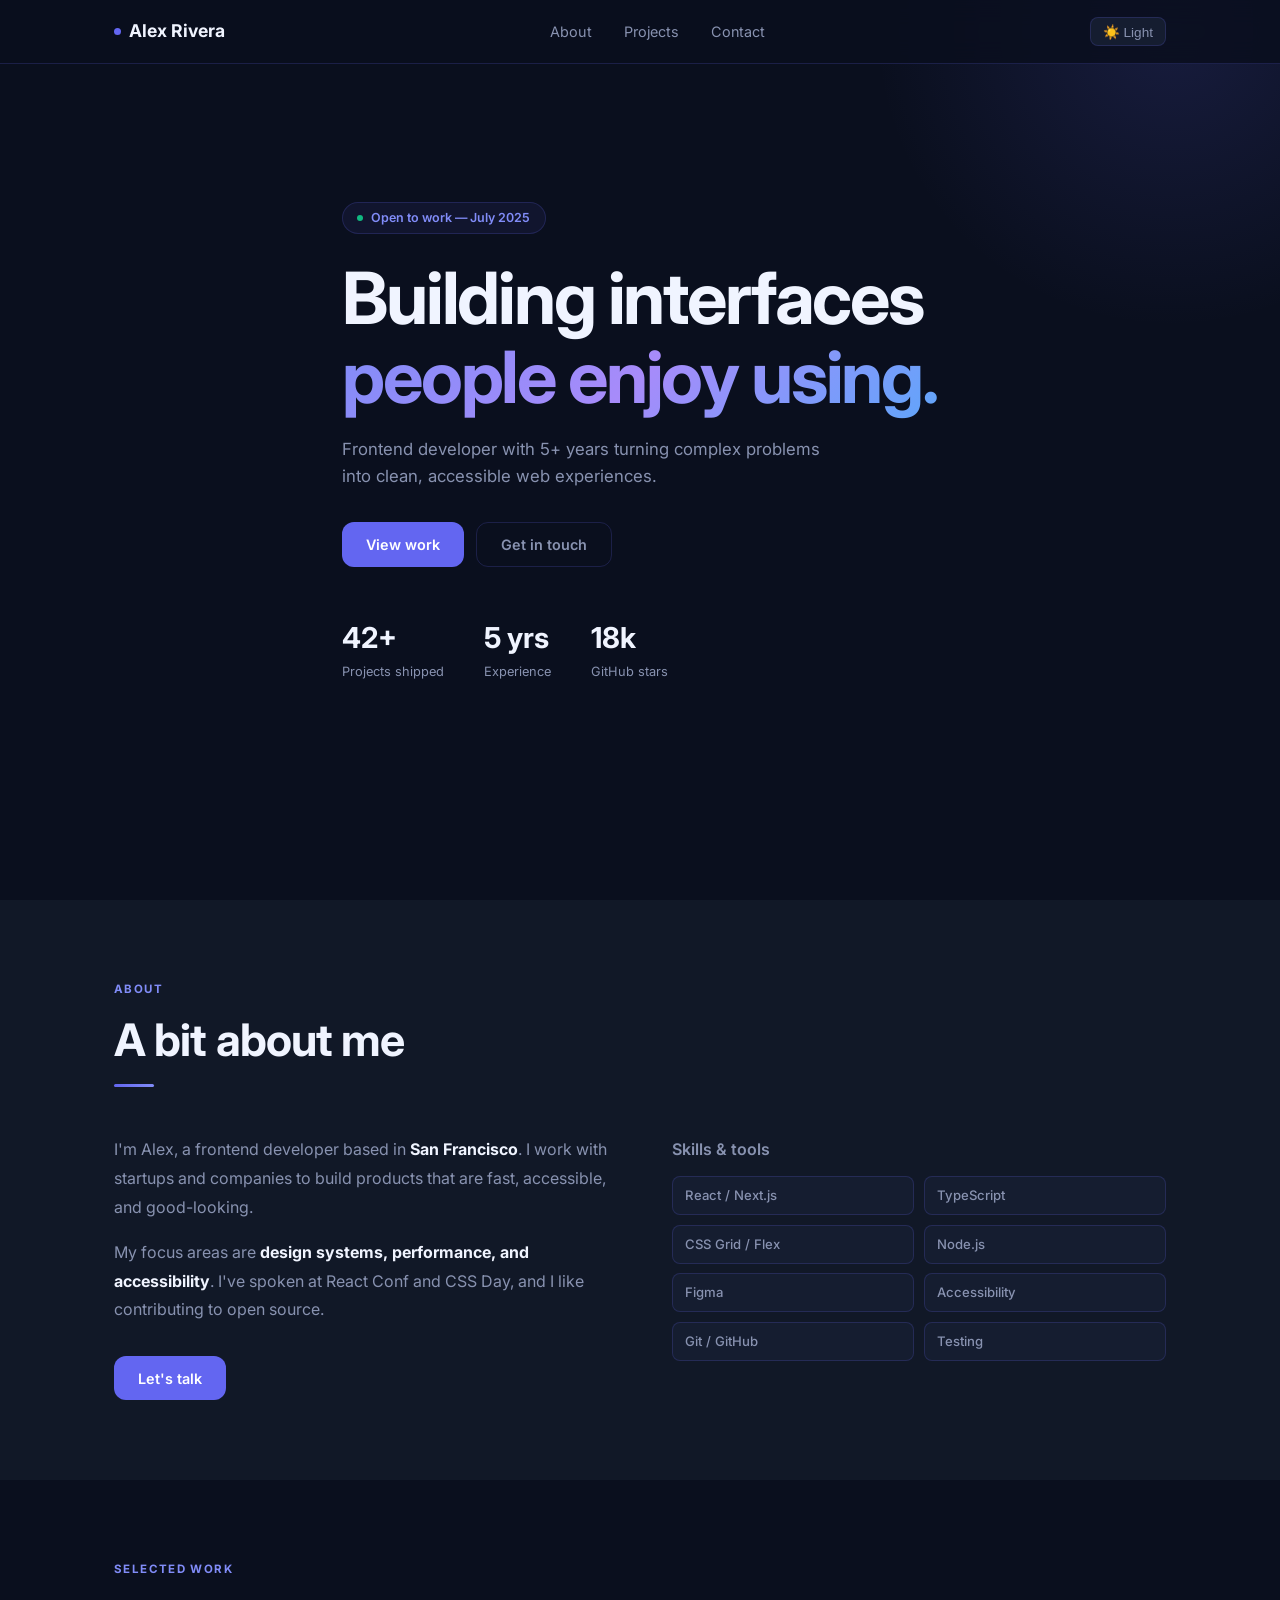
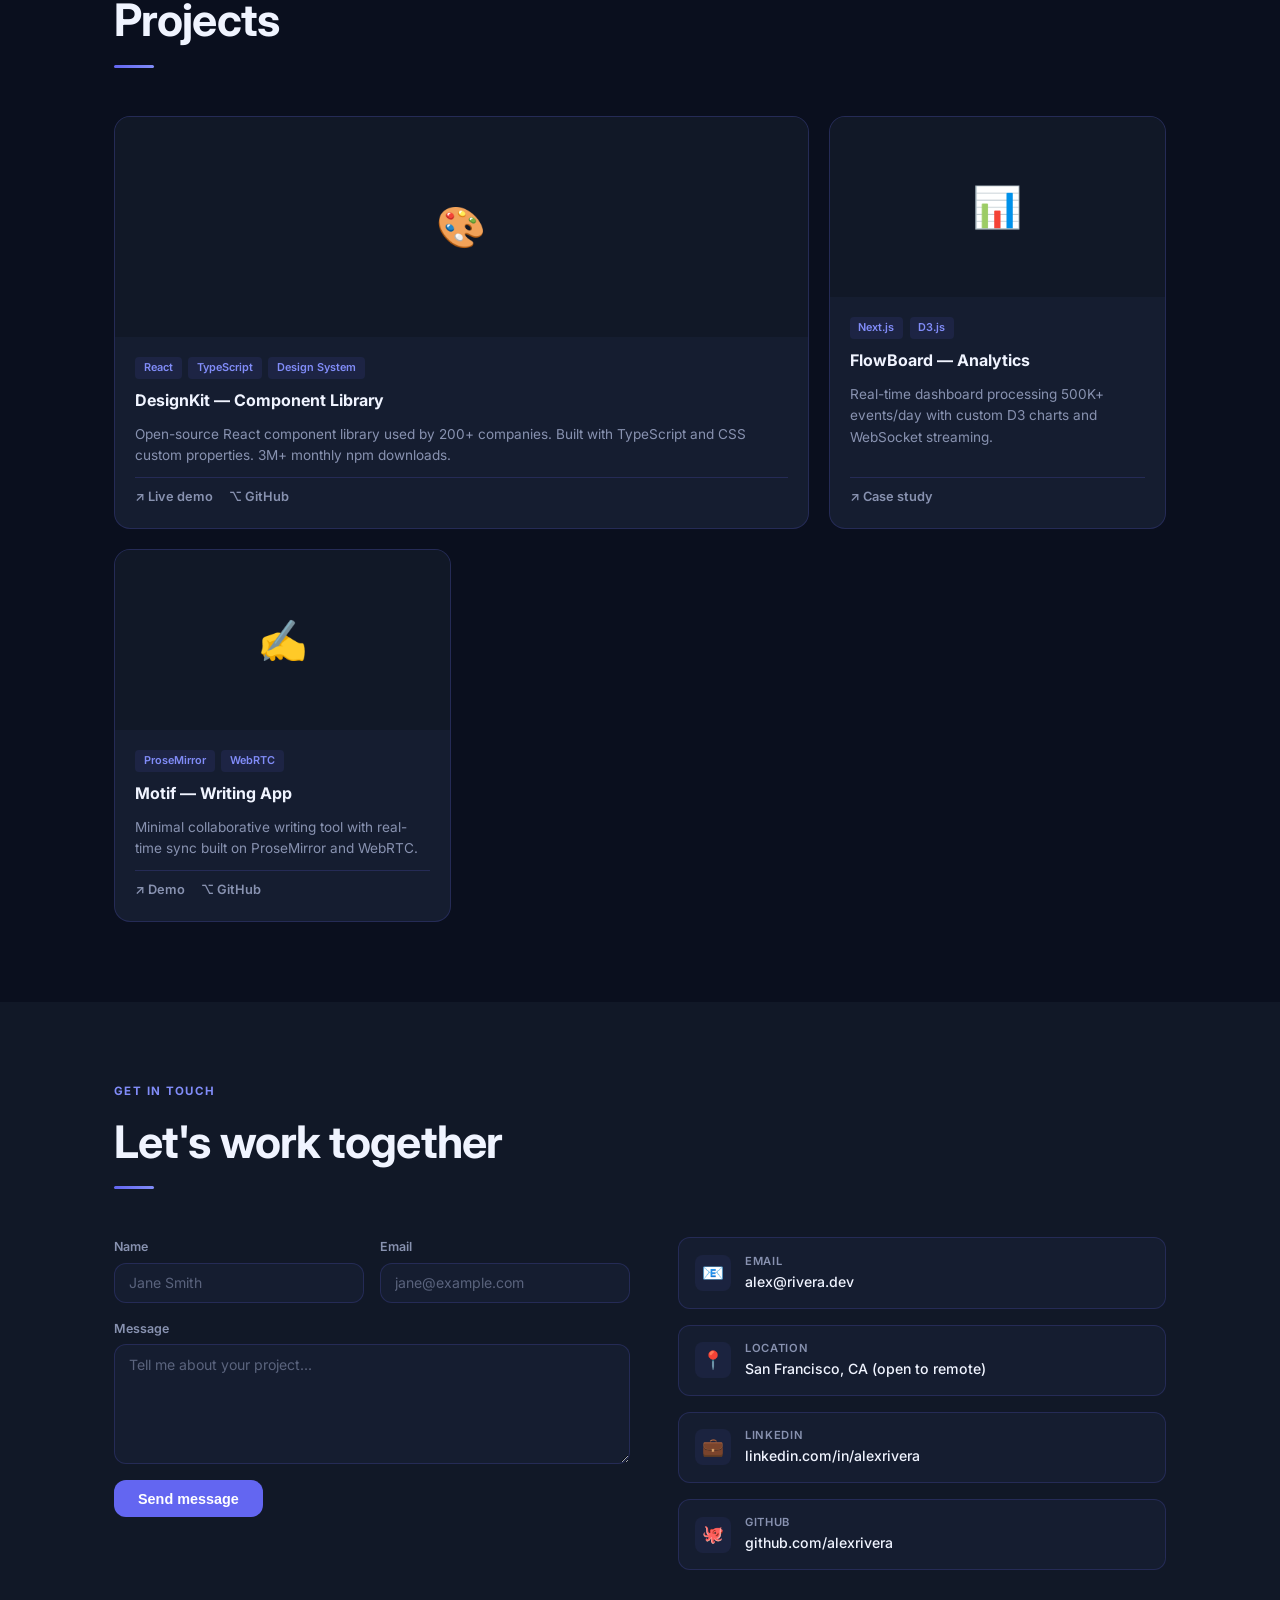
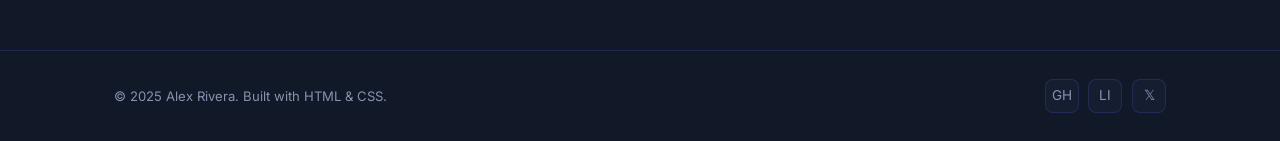
<file: portfolio.html>
<!DOCTYPE html>
<html lang="en" data-theme="dark">
<head>
  <meta charset="UTF-8" />
  <meta name="viewport" content="width=device-width, initial-scale=1.0" />
  <title>Alex Rivera — Frontend Developer</title>
  <link rel="preconnect" href="https://fonts.googleapis.com" />
  <link rel="preconnect" href="https://fonts.gstatic.com" crossorigin />
  <link href="https://fonts.googleapis.com/css2?family=Inter:wght@400;500;600;700&display=swap" rel="stylesheet" />
  <link rel="stylesheet" href="portfolio.css" />
</head>
<body>

  <nav>
    <div class="nav-inner">
      <a href="#home" class="logo">
        <span class="logo-dot"></span>
        Alex Rivera
      </a>
      <ul class="nav-links">
        <li><a href="#about">About</a></li>
        <li><a href="#projects">Projects</a></li>
        <li><a href="#contact">Contact</a></li>
      </ul>
      <div style="display:flex;align-items:center;gap:0.75rem">
        <button class="theme-btn" id="themeBtn">☀️ Light</button>
        <button class="hamburger" id="hamburger" aria-label="Menu">
          <span></span><span></span><span></span>
        </button>
      </div>
    </div>
  </nav>

  <div class="mobile-menu" id="mobileMenu">
    <a href="#about">About</a>
    <a href="#projects">Projects</a>
    <a href="#contact">Contact</a>
  </div>

  <section class="hero" id="home">
    <div class="container">
      <div class="badge">
        <span class="dot"></span>
        Open to work — July 2025
      </div>
      <h1>
        Building interfaces<br />
        <span class="gradient-text">people enjoy using.</span>
      </h1>
      <p>Frontend developer with 5+ years turning complex problems into clean, accessible web experiences.</p>
      <div class="cta-row">
        <a href="#projects" class="btn btn-primary">View work</a>
        <a href="#contact" class="btn btn-ghost">Get in touch</a>
      </div>
      <div class="stats-row">
        <div class="stat-item">
          <div class="num">42+</div>
          <div class="lbl">Projects shipped</div>
        </div>
        <div class="stat-item">
          <div class="num">5 yrs</div>
          <div class="lbl">Experience</div>
        </div>
        <div class="stat-item">
          <div class="num">18k</div>
          <div class="lbl">GitHub stars</div>
        </div>
      </div>
    </div>
  </section>

  <section class="about" id="about">
    <div class="container">
      <div class="section-label">About</div>
      <h2>A bit about me</h2>
      <div class="divider"></div>
      <div class="about-grid">
        <div>
          <p>I'm Alex, a frontend developer based in <strong>San Francisco</strong>. I work with startups and companies to build products that are fast, accessible, and good-looking.</p>
          <p>My focus areas are <strong>design systems, performance, and accessibility</strong>. I've spoken at React Conf and CSS Day, and I like contributing to open source.</p>
          <a href="#contact" class="btn btn-primary" style="margin-top:1rem;display:inline-flex">Let's talk</a>
        </div>
        <div>
          <p style="font-weight:600;margin-bottom:0.75rem">Skills &amp; tools</p>
          <div class="skills-list">
            <span class="skill-tag">React / Next.js</span>
            <span class="skill-tag">TypeScript</span>
            <span class="skill-tag">CSS Grid / Flex</span>
            <span class="skill-tag">Node.js</span>
            <span class="skill-tag">Figma</span>
            <span class="skill-tag">Accessibility</span>
            <span class="skill-tag">Git / GitHub</span>
            <span class="skill-tag">Testing</span>
          </div>
        </div>
      </div>
    </div>
  </section>

  <section id="projects">
    <div class="container">
      <div class="section-label">Selected work</div>
      <h2>Projects</h2>
      <div class="divider"></div>
      <div class="projects-grid">

        <article class="project-card featured">
          <div class="project-thumb">🎨</div>
          <div class="project-body">
            <div class="tag-row">
              <span class="tag">React</span>
              <span class="tag">TypeScript</span>
              <span class="tag">Design System</span>
            </div>
            <h3>DesignKit — Component Library</h3>
            <p>Open-source React component library used by 200+ companies. Built with TypeScript and CSS custom properties. 3M+ monthly npm downloads.</p>
            <div class="project-links">
              <a href="#">↗ Live demo</a>
              <a href="#">⌥ GitHub</a>
            </div>
          </div>
        </article>

        <article class="project-card">
          <div class="project-thumb">📊</div>
          <div class="project-body">
            <div class="tag-row">
              <span class="tag">Next.js</span>
              <span class="tag">D3.js</span>
            </div>
            <h3>FlowBoard — Analytics</h3>
            <p>Real-time dashboard processing 500K+ events/day with custom D3 charts and WebSocket streaming.</p>
            <div class="project-links">
              <a href="#">↗ Case study</a>
            </div>
          </div>
        </article>

        <article class="project-card">
          <div class="project-thumb">✍️</div>
          <div class="project-body">
            <div class="tag-row">
              <span class="tag">ProseMirror</span>
              <span class="tag">WebRTC</span>
            </div>
            <h3>Motif — Writing App</h3>
            <p>Minimal collaborative writing tool with real-time sync built on ProseMirror and WebRTC.</p>
            <div class="project-links">
              <a href="#">↗ Demo</a>
              <a href="#">⌥ GitHub</a>
            </div>
          </div>
        </article>

      </div>
    </div>
  </section>

  <section class="contact" id="contact">
    <div class="container">
      <div class="section-label">Get in touch</div>
      <h2>Let's work together</h2>
      <div class="divider"></div>
      <div class="contact-grid">

        <form class="contact-form" onsubmit="handleSubmit(event)">
          <div class="form-row">
            <div class="form-group">
              <label>Name</label>
              <input type="text" placeholder="Jane Smith" required />
            </div>
            <div class="form-group">
              <label>Email</label>
              <input type="email" placeholder="jane@example.com" required />
            </div>
          </div>
          <div class="form-group">
            <label>Message</label>
            <textarea placeholder="Tell me about your project..." required></textarea>
          </div>
          <button type="submit" class="btn btn-primary" style="align-self:flex-start">Send message</button>
          <p id="formStatus">✓ Sent! I'll reply within 24h.</p>
        </form>

        <div class="contact-info">
          <div class="info-item">
            <div class="info-icon">📧</div>
            <div>
              <div class="lbl">Email</div>
              <div class="val">alex@rivera.dev</div>
            </div>
          </div>
          <div class="info-item">
            <div class="info-icon">📍</div>
            <div>
              <div class="lbl">Location</div>
              <div class="val">San Francisco, CA (open to remote)</div>
            </div>
          </div>
          <div class="info-item">
            <div class="info-icon">💼</div>
            <div>
              <div class="lbl">LinkedIn</div>
              <div class="val">linkedin.com/in/alexrivera</div>
            </div>
          </div>
          <div class="info-item">
            <div class="info-icon">🐙</div>
            <div>
              <div class="lbl">GitHub</div>
              <div class="val">github.com/alexrivera</div>
            </div>
          </div>
        </div>

      </div>
    </div>
  </section>

  <footer>
    <div class="container footer-inner">
      <p>© 2025 Alex Rivera. Built with HTML &amp; CSS.</p>
      <div class="socials">
        <a href="#" aria-label="GitHub" title="GitHub">GH</a>
        <a href="#" aria-label="LinkedIn" title="LinkedIn">LI</a>
        <a href="#" aria-label="Twitter" title="Twitter">𝕏</a>
      </div>
    </div>
  </footer>

  <button class="back-top" id="backTop">↑</button>

  <script>
    const themeBtn = document.getElementById('themeBtn');
    const html = document.documentElement;
    const saved = localStorage.getItem('theme') || 'dark';
    html.setAttribute('data-theme', saved);
    themeBtn.textContent = saved === 'dark' ? '☀️ Light' : '🌙 Dark';

    themeBtn.addEventListener('click', () => {
      const next = html.getAttribute('data-theme') === 'dark' ? 'light' : 'dark';
      html.setAttribute('data-theme', next);
      localStorage.setItem('theme', next);
      themeBtn.textContent = next === 'dark' ? '☀️ Light' : '🌙 Dark';
    });

    const hbg = document.getElementById('hamburger');
    const mob = document.getElementById('mobileMenu');
    hbg.addEventListener('click', () => mob.classList.toggle('open'));
    mob.querySelectorAll('a').forEach(a => a.addEventListener('click', () => mob.classList.remove('open')));

    const backTop = document.getElementById('backTop');
    window.addEventListener('scroll', () => backTop.classList.toggle('show', scrollY > 400), { passive: true });
    backTop.addEventListener('click', () => window.scrollTo({ top: 0, behavior: 'smooth' }));

    function handleSubmit(e) {
      e.preventDefault();
      const s = document.getElementById('formStatus');
      s.style.display = 'block';
      e.target.reset();
      setTimeout(() => s.style.display = 'none', 4000);
    }
  </script>
</body>
</html>
</file>
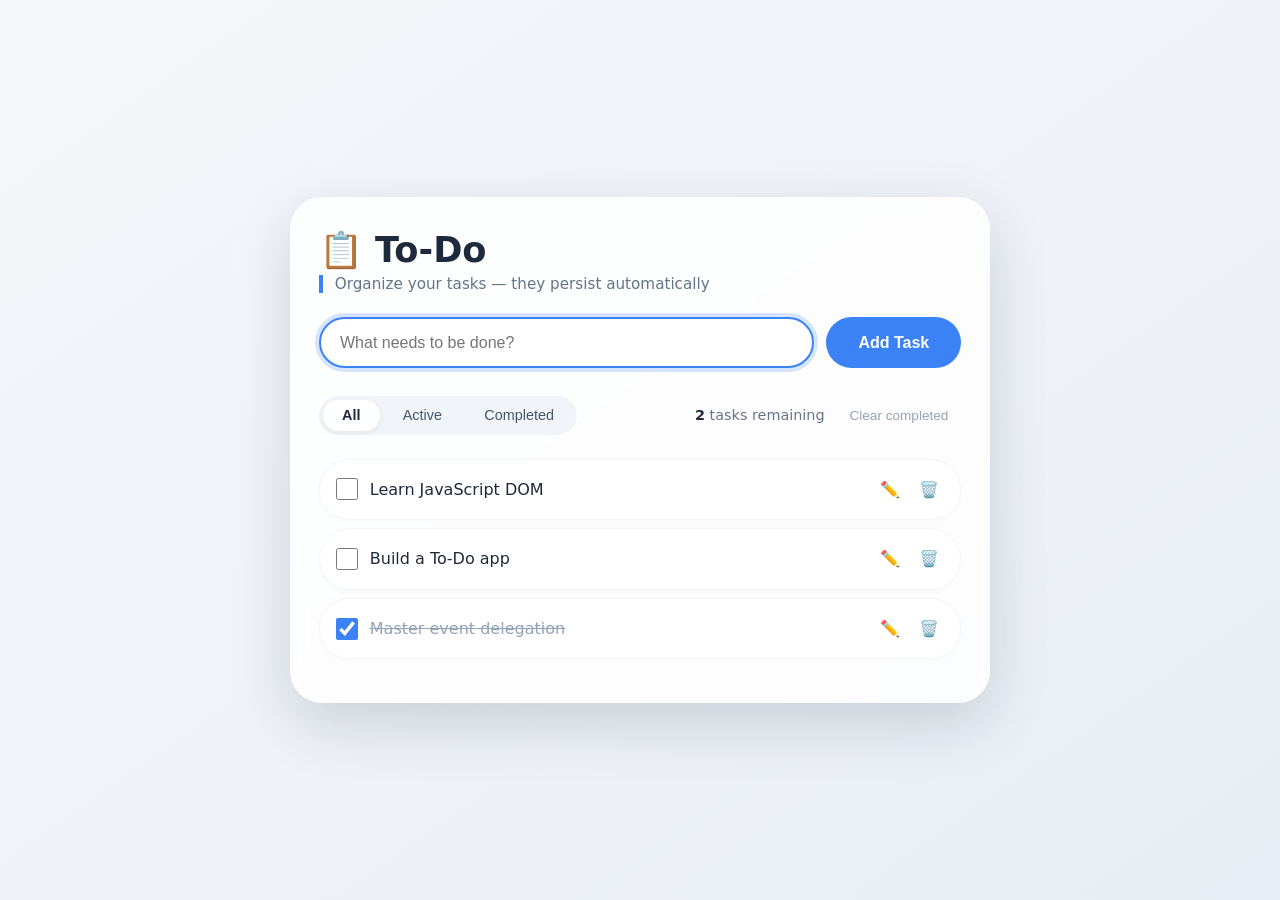
<file: task-3.html>
<!DOCTYPE html>
<html lang="en">
<head>
    <meta charset="UTF-8" />
    <meta name="viewport" content="width=device-width, initial-scale=1.0" />
    <title>📋 Smart To‑Do List</title>
    <style>
        * {
            box-sizing: border-box;
            margin: 0;
            padding: 0;
        }
        body {
            font-family: 'Segoe UI', Roboto, system-ui, sans-serif;
            background: linear-gradient(145deg, #f5f7fa 0%, #e9edf5 100%);
            min-height: 100vh;
            display: flex;
            justify-content: center;
            align-items: center;
            padding: 1.5rem;
        }
        .container {
            max-width: 700px;
            width: 100%;
            background: rgba(255,255,255,0.85);
            backdrop-filter: blur(8px);
            border-radius: 32px;
            padding: 2rem 1.8rem 2.2rem;
            box-shadow: 0 20px 60px rgba(0, 20, 40, 0.15);
            transition: 0.3s;
        }
        h1 {
            font-size: 2.2rem;
            font-weight: 700;
            color: #1e293b;
            display: flex;
            align-items: center;
            gap: 0.5rem;
            margin-bottom: 0.25rem;
        }
        .subtitle {
            color: #64748b;
            font-size: 0.95rem;
            margin-bottom: 1.5rem;
            border-left: 4px solid #3b82f6;
            padding-left: 0.75rem;
            font-weight: 400;
        }
        .input-row {
            display: flex;
            gap: 0.75rem;
            margin-bottom: 1.75rem;
        }
        .input-row input {
            flex: 1;
            padding: 0.9rem 1.2rem;
            border: 2px solid #e2e8f0;
            border-radius: 40px;
            font-size: 1rem;
            transition: 0.2s;
            background: white;
            outline: none;
        }
        .input-row input:focus {
            border-color: #3b82f6;
            box-shadow: 0 0 0 4px rgba(59,130,246,0.2);
        }
        .input-row button {
            padding: 0.9rem 2rem;
            background: #3b82f6;
            color: white;
            border: none;
            border-radius: 40px;
            font-weight: 600;
            font-size: 1rem;
            cursor: pointer;
            transition: 0.2s;
            white-space: nowrap;
        }
        .input-row button:hover {
            background: #2563eb;
            transform: scale(1.02);
        }
        .input-row button:active {
            transform: scale(0.96);
        }
        .filter-bar {
            display: flex;
            flex-wrap: wrap;
            gap: 0.5rem 0.75rem;
            margin-bottom: 1.5rem;
            align-items: center;
        }
        .filter-bar .btn-group {
            display: flex;
            gap: 0.25rem;
            background: #f1f5f9;
            padding: 0.25rem;
            border-radius: 40px;
        }
        .filter-bar .btn-group button {
            border: none;
            background: transparent;
            padding: 0.45rem 1.2rem;
            border-radius: 30px;
            font-weight: 500;
            font-size: 0.9rem;
            color: #475569;
            cursor: pointer;
            transition: 0.2s;
        }
        .filter-bar .btn-group button.active {
            background: white;
            color: #1e293b;
            box-shadow: 0 2px 8px rgba(0,0,0,0.06);
            font-weight: 600;
        }
        .filter-bar .btn-group button:hover:not(.active) {
            background: #e2e8f0;
        }
        .filter-bar .status-info {
            margin-left: auto;
            font-size: 0.9rem;
            color: #64748b;
        }
        .filter-bar .status-info span {
            font-weight: 700;
            color: #1e293b;
        }
        .clear-btn {
            background: none;
            border: none;
            color: #94a3b8;
            font-size: 0.85rem;
            cursor: pointer;
            padding: 0.3rem 0.8rem;
            border-radius: 30px;
            transition: 0.2s;
        }
        .clear-btn:hover {
            color: #ef4444;
            background: #fee2e2;
        }
        .task-list {
            list-style: none;
            margin-top: 0.5rem;
        }
        .task-item {
            display: flex;
            align-items: center;
            gap: 0.75rem;
            padding: 0.8rem 0.9rem 0.8rem 1rem;
            background: white;
            border-radius: 60px;
            margin-bottom: 0.5rem;
            box-shadow: 0 2px 6px rgba(0,0,0,0.02);
            transition: 0.2s;
            border: 1px solid #f1f5f9;
        }
        .task-item:hover {
            border-color: #e2e8f0;
            box-shadow: 0 4px 12px rgba(0,0,0,0.04);
        }
        .task-item .checkbox {
            width: 22px;
            height: 22px;
            accent-color: #3b82f6;
            cursor: pointer;
            flex-shrink: 0;
        }
        .task-item .task-text {
            flex: 1;
            font-size: 1rem;
            color: #1e293b;
            word-break: break-word;
            transition: 0.2s;
        }
        .task-item.completed .task-text {
            text-decoration: line-through;
            color: #94a3b8;
        }
        .task-item .task-actions {
            display: flex;
            gap: 0.3rem;
            flex-shrink: 0;
        }
        .task-item .task-actions button {
            background: none;
            border: none;
            width: 34px;
            height: 34px;
            border-radius: 50%;
            font-size: 1rem;
            cursor: pointer;
            display: flex;
            align-items: center;
            justify-content: center;
            color: #94a3b8;
            transition: 0.2s;
        }
        .task-item .task-actions .edit-btn:hover {
            background: #dbeafe;
            color: #2563eb;
        }
        .task-item .task-actions .delete-btn:hover {
            background: #fee2e2;
            color: #ef4444;
        }
        .task-item .task-actions .edit-btn.active-edit {
            background: #dbeafe;
            color: #2563eb;
        }
        .task-item .edit-input {
            flex: 1;
            padding: 0.3rem 0.8rem;
            border: 2px solid #3b82f6;
            border-radius: 30px;
            font-size: 1rem;
            outline: none;
            background: white;
        }
        .empty-message {
            text-align: center;
            color: #94a3b8;
            padding: 2.5rem 0 1.5rem;
            font-size: 1.05rem;
        }
        .empty-message span {
            display: block;
            font-size: 2.5rem;
            margin-bottom: 0.5rem;
        }
        @media (max-width: 500px) {
            .container { padding: 1.2rem; }
            .input-row { flex-wrap: wrap; }
            .input-row button { width: 100%; }
            .filter-bar .status-info { margin-left: 0; width: 100%; text-align: right; }
            .task-item { border-radius: 20px; padding: 0.6rem 0.8rem; }
        }
    </style>
</head>
<body>

<div class="container" id="app">

    <h1>📋 To‑Do</h1>
    <div class="subtitle">Organize your tasks — they persist automatically</div>

    <div class="input-row">
        <input type="text" id="newTaskInput" placeholder="What needs to be done?" autofocus />
        <button id="addTaskBtn">Add Task</button>
    </div>

    <div class="filter-bar">
        <div class="btn-group" id="filterGroup">
            <button data-filter="all" class="active">All</button>
            <button data-filter="active">Active</button>
            <button data-filter="completed">Completed</button>
        </div>
        <div class="status-info">
            <span id="remainingCount">0</span> tasks remaining
        </div>
        <button class="clear-btn" id="clearCompletedBtn">Clear completed</button>
    </div>

    <ul class="task-list" id="taskList"></ul>

    <div class="empty-message" id="emptyMessage" style="display:none;">
        <span>🎯</span>
        Nothing here yet.<br />Add a task above!
    </div>
</div>

<script>
    (function() {
        "use strict";

        let tasks = [];
        let currentFilter = 'all';

        const taskListEl = document.getElementById('taskList');
        const newTaskInput = document.getElementById('newTaskInput');
        const addBtn = document.getElementById('addTaskBtn');
        const filterBtns = document.querySelectorAll('#filterGroup button');
        const remainingSpan = document.getElementById('remainingCount');
        const clearCompletedBtn = document.getElementById('clearCompletedBtn');
        const emptyMessage = document.getElementById('emptyMessage');

        function generateId() {
            return Date.now().toString(36) + Math.random().toString(36).slice(2, 7);
        }

        function saveTasks() {
            localStorage.setItem('todoTasks', JSON.stringify(tasks));
        }

        function loadTasks() {
            const stored = localStorage.getItem('todoTasks');
            if (stored) {
                try {
                    tasks = JSON.parse(stored);
                    tasks = tasks.filter(t => t != null).map(t => ({
                        id: t.id || generateId(),
                        text: t.text || '',
                        completed: !!t.completed
                    }));
                } catch (e) {
                    tasks = [];
                }
            } else {
                tasks = [
                    { id: generateId(), text: 'Learn JavaScript DOM', completed: false },
                    { id: generateId(), text: 'Build a To‑Do app', completed: false },
                    { id: generateId(), text: 'Master event delegation', completed: true },
                ];
            }
            saveTasks();
        }

        function render() {
            let filtered = tasks;
            if (currentFilter === 'active') {
                filtered = tasks.filter(t => !t.completed);
            } else if (currentFilter === 'completed') {
                filtered = tasks.filter(t => t.completed);
            }

            const remaining = tasks.filter(t => !t.completed).length;
            remainingSpan.textContent = remaining;

            if (filtered.length === 0) {
                taskListEl.innerHTML = '';
                emptyMessage.style.display = 'block';
                const msg = document.querySelector('#emptyMessage span');
                if (tasks.length === 0) {
                    msg.textContent = '📭';
                    emptyMessage.innerHTML = '<span>📭</span> No tasks yet.<br />Add a task above!';
                } else {
                    msg.textContent = '🔍';
                    emptyMessage.innerHTML = `<span>🔍</span> No ${currentFilter} tasks found.`;
                }
                return;
            }
            emptyMessage.style.display = 'none';

            let html = '';
            filtered.forEach(task => {
                const checkedAttr = task.completed ? 'checked' : '';
                const completedClass = task.completed ? 'completed' : '';
                html += `
                    <li class="task-item ${completedClass}" data-task-id="${task.id}">
                        <input type="checkbox" class="checkbox" ${checkedAttr} />
                        <span class="task-text">${escapeHtml(task.text)}</span>
                        <div class="task-actions">
                            <button class="edit-btn" title="Edit">✏️</button>
                            <button class="delete-btn" title="Delete">🗑️</button>
                        </div>
                    </li>
                `;
            });
            taskListEl.innerHTML = html;

            filterBtns.forEach(btn => {
                btn.classList.toggle('active', btn.dataset.filter === currentFilter);
            });
        }

        function escapeHtml(text) {
            const div = document.createElement('div');
            div.textContent = text;
            return div.innerHTML;
        }

        function addTask(text) {
            text = text.trim();
            if (!text) return false;
            const newTask = {
                id: generateId(),
                text: text,
                completed: false
            };
            tasks.push(newTask);
            saveTasks();
            render();
            return true;
        }

        function deleteTask(taskId) {
            tasks = tasks.filter(t => t.id !== taskId);
            saveTasks();
            render();
        }

        function toggleTask(taskId) {
            const task = tasks.find(t => t.id === taskId);
            if (task) {
                task.completed = !task.completed;
                saveTasks();
                render();
            }
        }

        function editTask(taskId, newText) {
            newText = newText.trim();
            if (!newText) return false;
            const task = tasks.find(t => t.id === taskId);
            if (task) {
                task.text = newText;
                saveTasks();
                render();
                return true;
            }
            return false;
        }

        function clearCompleted() {
            const hadCompleted = tasks.some(t => t.completed);
            tasks = tasks.filter(t => !t.completed);
            if (hadCompleted) {
                saveTasks();
                render();
            }
        }

        function handleListClick(e) {
            const target = e.target;
            const listItem = target.closest('.task-item');
            if (!listItem) return;
            const taskId = listItem.dataset.taskId;

            if (target.classList.contains('checkbox')) {
                e.stopPropagation();
                toggleTask(taskId);
                return;
            }

            if (target.classList.contains('delete-btn')) {
                e.stopPropagation();
                deleteTask(taskId);
                return;
            }

            if (target.classList.contains('edit-btn')) {
                e.stopPropagation();
                const textSpan = listItem.querySelector('.task-text');
                const currentText = textSpan.textContent;
                const existingInput = listItem.querySelector('.edit-input');
                if (existingInput) {
                    const newVal = existingInput.value.trim();
                    if (newVal && newVal !== currentText) {
                        editTask(taskId, newVal);
                    } else {
                        render();
                    }
                    return;
                }

                const input = document.createElement('input');
                input.type = 'text';
                input.className = 'edit-input';
                input.value = currentText;
                textSpan.replaceWith(input);
                input.focus();
                input.select();

                const finishEdit = () => {
                    const newVal = input.value.trim();
                    if (newVal && newVal !== currentText) {
                        editTask(taskId, newVal);
                    } else {
                        render();
                    }
                };
                input.addEventListener('blur', finishEdit);
                input.addEventListener('keydown', (ev) => {
                    if (ev.key === 'Enter') {
                        ev.preventDefault();
                        input.blur();
                    } else if (ev.key === 'Escape') {
                        ev.preventDefault();
                        render();
                    }
                });
                return;
            }
        }

        function setFilter(filter) {
            if (filter === currentFilter) return;
            currentFilter = filter;
            render();
        }

        function init() {
            loadTasks();
            render();

            const addTaskHandler = () => {
                const text = newTaskInput.value;
                if (addTask(text)) {
                    newTaskInput.value = '';
                    newTaskInput.focus();
                }
            };
            addBtn.addEventListener('click', addTaskHandler);
            newTaskInput.addEventListener('keydown', (e) => {
                if (e.key === 'Enter') {
                    e.preventDefault();
                    addTaskHandler();
                }
            });

            document.getElementById('filterGroup').addEventListener('click', (e) => {
                const btn = e.target.closest('button');
                if (!btn) return;
                const filter = btn.dataset.filter;
                if (filter) setFilter(filter);
            });

            clearCompletedBtn.addEventListener('click', clearCompleted);
            taskListEl.addEventListener('click', handleListClick);
        }

        if (document.readyState === 'loading') {
            document.addEventListener('DOMContentLoaded', init);
        } else {
            init();
        }

    })();
</script>

</body>
</html>
</file>
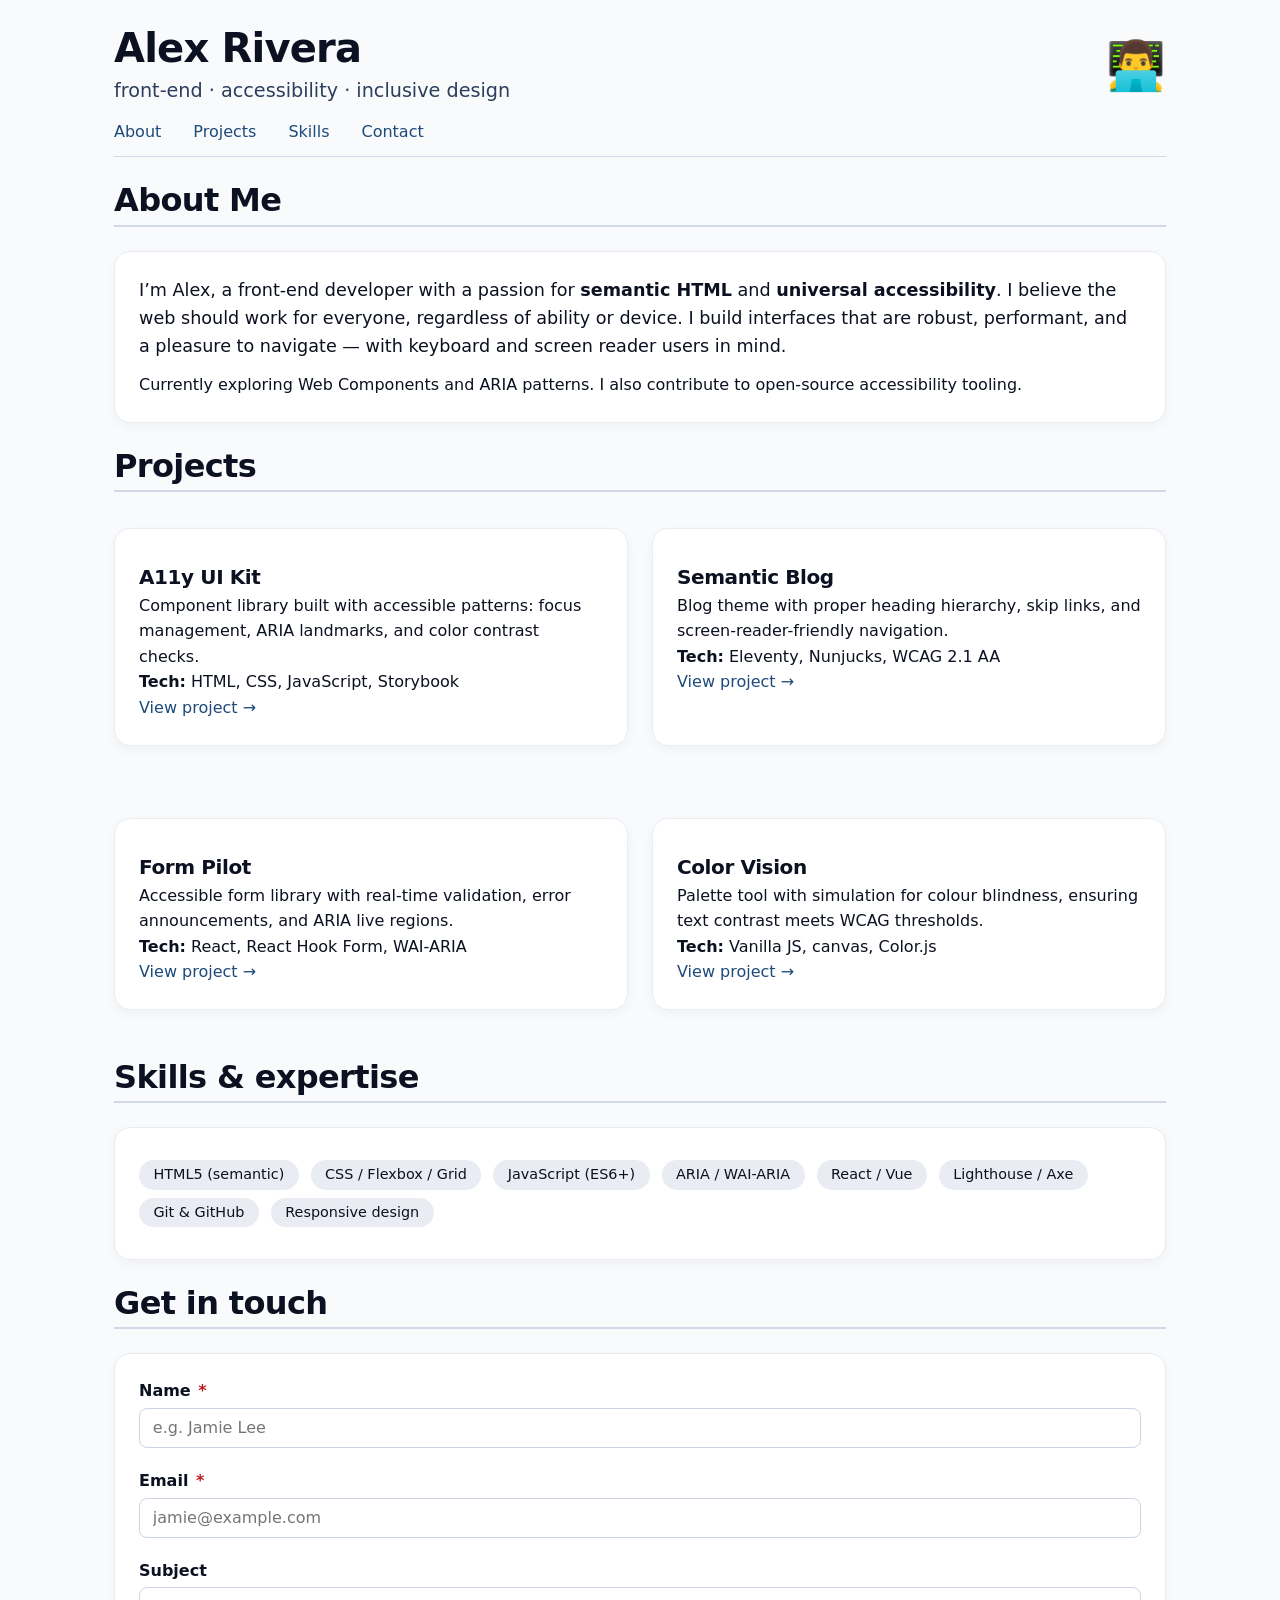
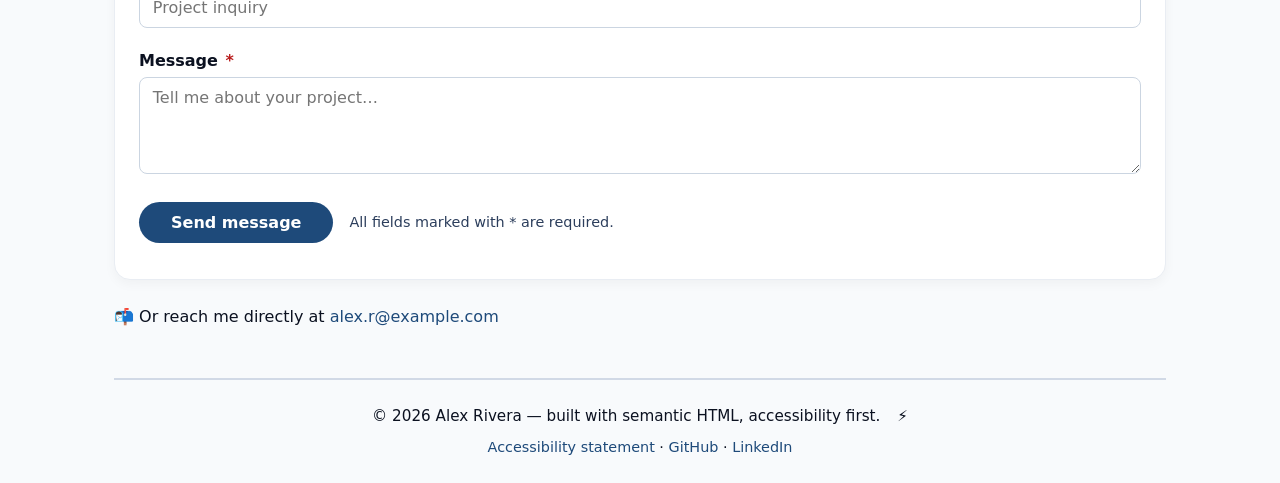
<file: task1.html>
<!DOCTYPE html>
<html lang="en">
<head>
  <meta charset="UTF-8" />
  <meta name="viewport" content="width=device-width, initial-scale=1.0" />
  <title>Alex Rivera · accessible portfolio</title>
  <meta name="description" content="Personal portfolio of Alex Rivera, front-end developer focused on semantic, accessible web experiences." />
  <meta name="theme-color" content="#1e293b" />
  <link rel="icon" href="data:image/svg+xml,<svg xmlns='http://www.w3.org/2000/svg' viewBox='0 0 100 100'><text y='.9em' font-size='90'>👨‍💻</text></svg>" />

  <!-- minimal reset & design system -->
  <style>
    * {
      margin: 0;
      padding: 0;
      box-sizing: border-box;
    }
    body {
      background: #f8fafc;
      color: #0b1120;
      font-family: system-ui, -apple-system, 'Segoe UI', Roboto, 'Helvetica Neue', sans-serif;
      line-height: 1.6;
      padding: 1.5rem;
      max-width: 1100px;
      margin: 0 auto;
    }
    header, nav, main, section, article, footer {
      display: block; /* ensure semantic elements are block-level */
    }
    h1, h2, h3 {
      line-height: 1.2;
      letter-spacing: -0.02em;
    }
    h1 { font-size: 2.5rem; margin-bottom: 0.25rem; }
    h2 { font-size: 2rem; margin: 1.5rem 0 0.75rem; border-bottom: 2px solid #d1d9e6; padding-bottom: 0.3rem; }
    h3 { font-size: 1.25rem; margin: 0.75rem 0 0.25rem; }
    a {
      color: #1e4a7a;
      text-decoration: none;
      font-weight: 500;
    }
    a:hover, a:focus-visible {
      text-decoration: underline;
      outline: 2px solid #1e4a7a;
      outline-offset: 2px;
      border-radius: 2px;
    }
    ul, ol {
      padding-left: 1.5rem;
    }
    /* card / layout */
    .card {
      background: white;
      border-radius: 1rem;
      padding: 1.5rem;
      box-shadow: 0 4px 12px rgba(0,0,0,0.04);
      margin: 1.5rem 0;
      border: 1px solid #e9edf3;
    }
    .grid-2 {
      display: grid;
      grid-template-columns: 1fr 1fr;
      gap: 1.5rem;
    }
    @media (max-width: 640px) {
      .grid-2 { grid-template-columns: 1fr; }
    }
    /* form */
    .form-group {
      margin-bottom: 1.25rem;
    }
    label {
      display: block;
      font-weight: 600;
      margin-bottom: 0.25rem;
    }
    input, textarea, button {
      font-family: inherit;
      font-size: 1rem;
      padding: 0.6rem 0.8rem;
      border: 1px solid #cbd5e1;
      border-radius: 0.5rem;
      background: white;
      width: 100%;
      transition: border 0.2s, box-shadow 0.2s;
    }
    input:focus, textarea:focus, button:focus-visible {
      outline: 2px solid #1e4a7a;
      outline-offset: 2px;
      border-color: #1e4a7a;
      box-shadow: 0 0 0 3px rgba(30, 74, 122, 0.2);
    }
    button {
      background: #1e4a7a;
      color: white;
      font-weight: 600;
      border: none;
      cursor: pointer;
      width: auto;
      padding: 0.7rem 2rem;
      border-radius: 2rem;
      transition: background 0.15s;
    }
    button:hover {
      background: #14345c;
    }
    .required-star {
      color: #b91c1c;
      margin-left: 2px;
    }
    .sr-only {
      position: absolute !important;
      width: 1px !important;
      height: 1px !important;
      padding: 0 !important;
      margin: -1px !important;
      overflow: hidden !important;
      clip: rect(0,0,0,0) !important;
      border: 0 !important;
    }
    /* skip link */
    .skip-link {
      background: #0b1120;
      color: #f8fafc;
      padding: 0.5rem 1.5rem;
      border-radius: 0 0 0.5rem 0.5rem;
      position: absolute;
      top: -100%;
      left: 1rem;
      z-index: 1000;
    }
    .skip-link:focus {
      top: 0.5rem;
      text-decoration: none;
      outline: 3px solid #facc15;
    }
    footer {
      margin-top: 3rem;
      padding-top: 1.5rem;
      border-top: 2px solid #d1d9e6;
      text-align: center;
      font-size: 0.95rem;
    }
    .badge-list {
      display: flex;
      flex-wrap: wrap;
      gap: 0.5rem 0.75rem;
      list-style: none;
      padding-left: 0;
      margin: 0.5rem 0;
    }
    .badge-list li {
      background: #e9edf3;
      padding: 0.2rem 0.9rem;
      border-radius: 2rem;
      font-size: 0.9rem;
    }
  </style>
</head>
<body>

  <!-- ===== SKIP LINK ===== -->
  <a class="skip-link" href="#main-content">Skip to main content</a>

  <!-- ===== HEADER ===== -->
  <header role="banner" aria-label="Site header">
    <div style="display: flex; justify-content: space-between; align-items: center; flex-wrap: wrap;">
      <div>
        <h1>Alex Rivera</h1>
        <p style="font-size: 1.2rem; color: #2c3e5c;">front-end · accessibility · inclusive design</p>
      </div>
      <!-- simple decorative avatar, accessible -->
      <span aria-hidden="true" style="font-size: 3rem; line-height: 1;">👨‍💻</span>
    </div>
  </header>

  <!-- ===== NAVIGATION ===== -->
  <nav aria-label="Main navigation" role="navigation">
    <ul style="display: flex; flex-wrap: wrap; gap: 1.5rem 2rem; list-style: none; padding: 0.75rem 0; border-bottom: 1px solid #d1d9e6; margin-bottom: 1.5rem;">
      <li><a href="#about" aria-current="page">About</a></li>
      <li><a href="#projects">Projects</a></li>
      <li><a href="#skills">Skills</a></li>
      <li><a href="#contact">Contact</a></li>
    </ul>
  </nav>

  <!-- ===== MAIN CONTENT ===== -->
  <main id="main-content" role="main">

    <!-- ===== ABOUT SECTION ===== -->
    <section id="about" aria-labelledby="about-heading">
      <h2 id="about-heading">About Me</h2>
      <article class="card" aria-label="Biography">
        <p style="font-size: 1.1rem;">
          I’m Alex, a front-end developer with a passion for <strong>semantic HTML</strong> and 
          <strong>universal accessibility</strong>. I believe the web should work for everyone, 
          regardless of ability or device. I build interfaces that are robust, performant, and 
          a pleasure to navigate — with keyboard and screen reader users in mind.
        </p>
        <p style="margin-top: 0.75rem;">
          Currently exploring Web Components and ARIA patterns. I also contribute to open-source 
          accessibility tooling.
        </p>
      </article>
    </section>

    <!-- ===== PROJECTS ===== -->
    <section id="projects" aria-labelledby="projects-heading">
      <h2 id="projects-heading">Projects</h2>
      <div class="grid-2">
        <article class="card" aria-labelledby="project1-title">
          <h3 id="project1-title">A11y UI Kit</h3>
          <p>Component library built with accessible patterns: focus management, ARIA landmarks, and color contrast checks.</p>
          <p><strong>Tech:</strong> HTML, CSS, JavaScript, Storybook</p>
          <a href="#" aria-label="View A11y UI Kit project (demo link)">View project →</a>
        </article>
        <article class="card" aria-labelledby="project2-title">
          <h3 id="project2-title">Semantic Blog</h3>
          <p>Blog theme with proper heading hierarchy, skip links, and screen-reader-friendly navigation.</p>
          <p><strong>Tech:</strong> Eleventy, Nunjucks, WCAG 2.1 AA</p>
          <a href="#" aria-label="View Semantic Blog project (demo link)">View project →</a>
        </article>
        <article class="card" aria-labelledby="project3-title">
          <h3 id="project3-title">Form Pilot</h3>
          <p>Accessible form library with real‑time validation, error announcements, and ARIA live regions.</p>
          <p><strong>Tech:</strong> React, React Hook Form, WAI-ARIA</p>
          <a href="#" aria-label="View Form Pilot project (demo link)">View project →</a>
        </article>
        <article class="card" aria-labelledby="project4-title">
          <h3 id="project4-title">Color Vision</h3>
          <p>Palette tool with simulation for colour blindness, ensuring text contrast meets WCAG thresholds.</p>
          <p><strong>Tech:</strong> Vanilla JS, canvas, Color.js</p>
          <a href="#" aria-label="View Color Vision project (demo link)">View project →</a>
        </article>
      </div>
    </section>

    <!-- ===== SKILLS ===== -->
    <section id="skills" aria-labelledby="skills-heading">
      <h2 id="skills-heading">Skills & expertise</h2>
      <div class="card">
        <ul class="badge-list" role="list" aria-label="List of technical skills">
          <li>HTML5 (semantic)</li>
          <li>CSS / Flexbox / Grid</li>
          <li>JavaScript (ES6+)</li>
          <li>ARIA / WAI-ARIA</li>
          <li>React / Vue</li>
          <li>Lighthouse / Axe</li>
          <li>Git & GitHub</li>
          <li>Responsive design</li>
        </ul>
      </div>
    </section>

    <!-- ===== CONTACT FORM (accessible, tab-navigable) ===== -->
    <section id="contact" aria-labelledby="contact-heading">
      <h2 id="contact-heading">Get in touch</h2>
      <div class="card">
        <form id="contact-form" action="#" method="post" novalidate aria-label="Contact form">
          <!-- Name -->
          <div class="form-group">
            <label for="name">Name <span class="required-star" aria-hidden="true">*</span></label>
            <input type="text" id="name" name="name" required placeholder="e.g. Jamie Lee" autocomplete="name" aria-required="true" />
          </div>
          <!-- Email -->
          <div class="form-group">
            <label for="email">Email <span class="required-star" aria-hidden="true">*</span></label>
            <input type="email" id="email" name="email" required placeholder="jamie@example.com" autocomplete="email" aria-required="true" />
          </div>
          <!-- Subject -->
          <div class="form-group">
            <label for="subject">Subject</label>
            <input type="text" id="subject" name="subject" placeholder="Project inquiry" autocomplete="subject" />
          </div>
          <!-- Message -->
          <div class="form-group">
            <label for="message">Message <span class="required-star" aria-hidden="true">*</span></label>
            <textarea id="message" name="message" rows="4" required placeholder="Tell me about your project…" aria-required="true"></textarea>
          </div>
          <!-- Submit -->
          <div style="display: flex; gap: 1rem; align-items: center; flex-wrap: wrap;">
            <button type="submit" aria-label="Send message">Send message</button>
            <span style="font-size: 0.9rem; color: #2c3e5c;">All fields marked with <span aria-hidden="true">*</span> are required.</span>
          </div>
          <!-- hidden honeypot (simple) -->
          <input type="text" name="_gotcha" style="display:none;" aria-hidden="true" tabindex="-1" />
        </form>
        <!-- after-submit message (demo) -->
        <p id="form-status" role="status" aria-live="polite" style="margin-top: 0.75rem; font-style: italic; color: #1e4a7a;"></p>
      </div>
      <p style="margin-top: 0.5rem;">
        📬 Or reach me directly at <a href="mailto:alex.r@example.com" aria-label="Email Alex at alex.r@example.com">alex.r@example.com</a>
      </p>
    </section>

  </main>

  <!-- ===== FOOTER ===== -->
  <footer role="contentinfo" aria-label="Page footer">
    <p>
      &copy; 2026 Alex Rivera — built with semantic HTML, accessibility first.
      <span style="display: inline-block; margin-left: 0.75rem;">⚡</span>
    </p>
    <p style="margin-top: 0.5rem; font-size: 0.9rem;">
      <a href="#" aria-label="Accessibility statement (placeholder)">Accessibility statement</a> &middot;
      <a href="#" aria-label="GitHub profile (placeholder)">GitHub</a> &middot;
      <a href="#" aria-label="LinkedIn profile (placeholder)">LinkedIn</a>
    </p>
  </footer>

  <!-- ===== tiny JS for form demo: polite status update ===== -->
  <script>
    (function() {
      const form = document.getElementById('contact-form');
      const status = document.getElementById('form-status');
      if (form && status) {
        form.addEventListener('submit', function(e) {
          e.preventDefault(); // prevent actual submission (demo)
          // simple feedback
          status.textContent = '✅ Thanks, your message has been sent (demo). I’ll reply within 48 hours.';
          // reset after 6s
          setTimeout(() => {
            status.textContent = '';
          }, 8000);
          // optionally clear fields? we keep them for demo.
        });
      }
    })();
  </script>

</body>
</html>
</file>
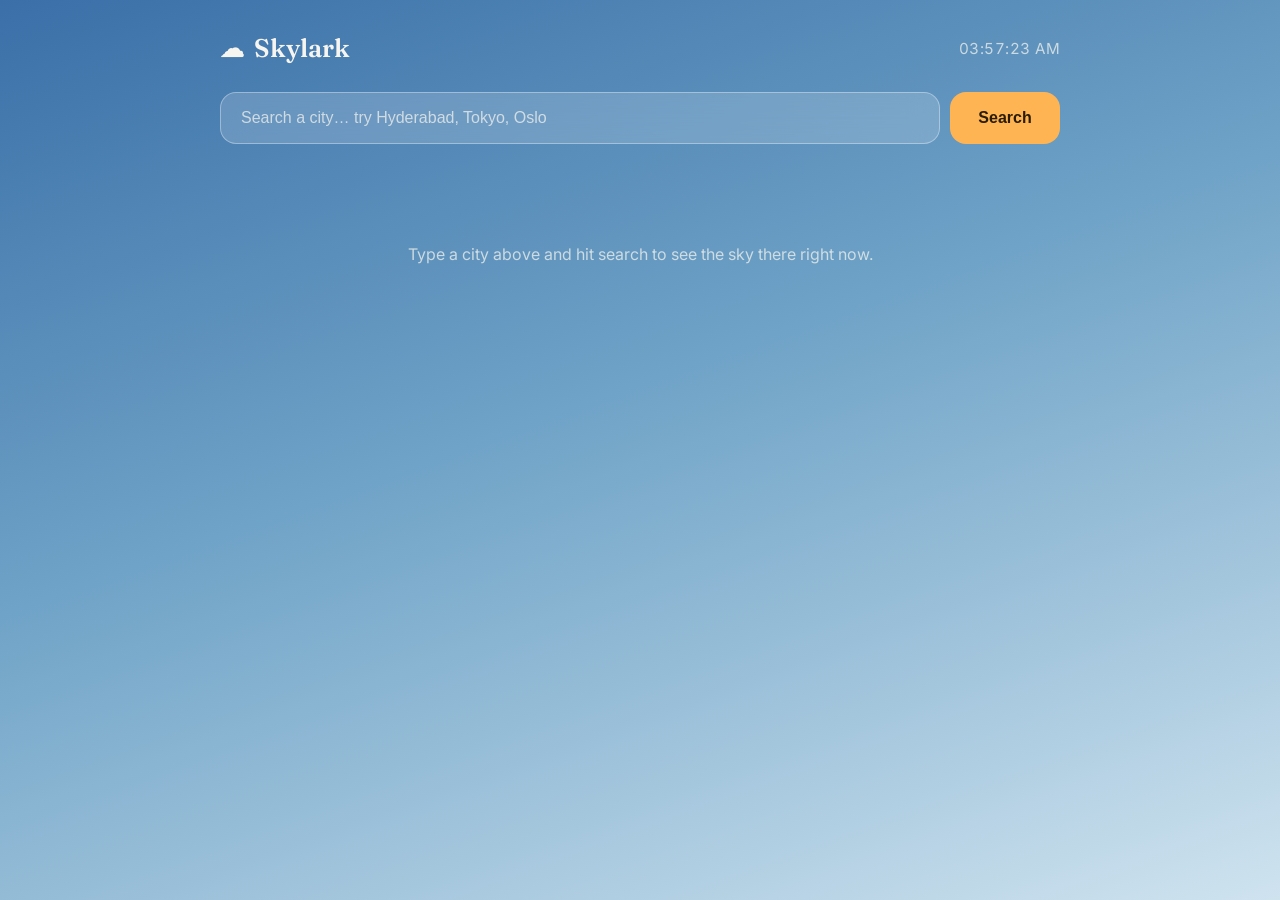
<file: task4.html>
<!DOCTYPE html>
<html lang="en">
<head>
<meta charset="UTF-8">
<meta name="viewport" content="width=device-width, initial-scale=1.0">
<title>Skylark — Weather Dashboard</title>
</head>
<body>
<style>
  @import url('https://fonts.googleapis.com/css2?family=Fraunces:opsz,wght@9..144,400;9..144,600&family=Inter:wght@400;500;600;700&display=swap');

:root {
  --ink: #161b22;
  --paper: #f4f1ea;
  --glass: rgba(255,255,255,0.16);
  --glass-border: rgba(255,255,255,0.35);
  --accent: #ffb454;
  --text-light: #f7f5ef;
  --text-muted: rgba(247,245,239,0.72);
  --radius: 22px;
}

* { box-sizing: border-box; margin: 0; padding: 0; }

body {
  font-family: 'Inter', sans-serif;
  color: var(--text-light);
  min-height: 100vh;
  overflow-x: hidden;
}

.sky {
  position: fixed;
  inset: 0;
  z-index: -1;
  background: linear-gradient(160deg, #3a6fa8 0%, #6fa3c7 45%, #cfe3ef 100%);
  transition: background 1.2s ease;
}
.sky.clear { background: linear-gradient(160deg, #2a6fb0 0%, #4f9bd9 50%, #ffd98a 100%); }
.sky.clouds { background: linear-gradient(160deg, #5b6b78 0%, #8a99a6 50%, #c7d0d8 100%); }
.sky.rain { background: linear-gradient(160deg, #2c3e50 0%, #4b6478 55%, #7c93a3 100%); }
.sky.thunderstorm { background: linear-gradient(160deg, #1a1f29 0%, #34404f 55%, #5a6d7e 100%); }
.sky.snow { background: linear-gradient(160deg, #6e8aa3 0%, #aebfcf 50%, #f0f4f8 100%); }
.sky.mist { background: linear-gradient(160deg, #5e6a6f 0%, #8b9499 50%, #c3c9cb 100%); }
.sky.night { background: linear-gradient(160deg, #0d1421 0%, #1c2940 50%, #344862 100%); }

.app {
  max-width: 880px;
  margin: 0 auto;
  padding: 32px 20px 80px;
}

.top {
  display: flex;
  justify-content: space-between;
  align-items: center;
  margin-bottom: 28px;
}

.brand {
  display: flex;
  align-items: center;
  gap: 10px;
  font-family: 'Fraunces', serif;
  font-size: 1.6rem;
  font-weight: 600;
}
.brand-mark { font-size: 1.5rem; }

.clock {
  font-variant-numeric: tabular-nums;
  font-size: 0.95rem;
  color: var(--text-muted);
  letter-spacing: 0.03em;
}

.search {
  display: flex;
  gap: 10px;
  margin-bottom: 14px;
}

#cityInput {
  flex: 1;
  padding: 16px 20px;
  border-radius: 16px;
  border: 1px solid var(--glass-border);
  background: var(--glass);
  backdrop-filter: blur(14px);
  color: var(--text-light);
  font-size: 1rem;
  outline: none;
  transition: border-color 0.2s ease, background 0.2s ease;
}
#cityInput::placeholder { color: var(--text-muted); }
#cityInput:focus {
  border-color: var(--accent);
  background: rgba(255,255,255,0.22);
}

#searchBtn {
  padding: 0 26px;
  border: none;
  border-radius: 16px;
  background: var(--accent);
  color: #2a1c00;
  font-weight: 600;
  font-size: 1rem;
  cursor: pointer;
  display: flex;
  align-items: center;
  justify-content: center;
  min-width: 110px;
  transition: filter 0.2s ease, transform 0.1s ease;
}
#searchBtn:hover:not(:disabled) { filter: brightness(1.08); }
#searchBtn:active:not(:disabled) { transform: scale(0.97); }
#searchBtn:disabled { opacity: 0.7; cursor: not-allowed; }

.spinner {
  width: 18px;
  height: 18px;
  border: 2.5px solid rgba(42,28,0,0.25);
  border-top-color: #2a1c00;
  border-radius: 50%;
  animation: spin 0.7s linear infinite;
}
@keyframes spin { to { transform: rotate(360deg); } }

.error {
  background: rgba(220,80,70,0.18);
  border: 1px solid rgba(220,80,70,0.4);
  color: #ffe2df;
  padding: 12px 16px;
  border-radius: 12px;
  margin-bottom: 16px;
  font-size: 0.92rem;
  animation: fadeIn 0.25s ease;
}

.history {
  display: flex;
  gap: 8px;
  flex-wrap: wrap;
  margin-bottom: 26px;
}
.history-chip {
  padding: 7px 14px;
  border-radius: 999px;
  background: rgba(255,255,255,0.14);
  border: 1px solid rgba(255,255,255,0.25);
  color: var(--text-light);
  font-size: 0.85rem;
  cursor: pointer;
  transition: background 0.2s ease;
}
.history-chip:hover { background: rgba(255,255,255,0.26); }

.dashboard { animation: fadeIn 0.4s ease; }

.hero-card {
  background: var(--glass);
  border: 1px solid var(--glass-border);
  backdrop-filter: blur(18px);
  border-radius: var(--radius);
  padding: 28px;
  margin-bottom: 18px;
}

.hero-top {
  display: flex;
  justify-content: space-between;
  align-items: flex-start;
}

.hero-top h1 {
  font-family: 'Fraunces', serif;
  font-size: 2rem;
  font-weight: 600;
}

.muted { color: var(--text-muted); font-size: 0.92rem; margin-top: 2px; }

#refreshBtn {
  background: rgba(255,255,255,0.16);
  border: 1px solid rgba(255,255,255,0.3);
  color: var(--text-light);
  border-radius: 50%;
  width: 38px;
  height: 38px;
  font-size: 1.1rem;
  cursor: pointer;
  transition: transform 0.4s ease, background 0.2s ease;
}
#refreshBtn:hover { background: rgba(255,255,255,0.28); }
#refreshBtn.spinning { transform: rotate(360deg); }

.hero-main {
  display: flex;
  align-items: center;
  gap: 16px;
  margin: 14px 0 6px;
}

.icon { font-size: 4.2rem; line-height: 1; filter: drop-shadow(0 4px 10px rgba(0,0,0,0.2)); }

.temp-block { display: flex; align-items: center; gap: 14px; }

#temp {
  font-family: 'Fraunces', serif;
  font-size: 3.4rem;
  font-weight: 600;
  line-height: 1;
}

.unit-toggle {
  display: flex;
  background: rgba(255,255,255,0.14);
  border-radius: 999px;
  padding: 3px;
  gap: 2px;
}
.unit-btn {
  border: none;
  background: transparent;
  color: var(--text-muted);
  padding: 5px 12px;
  border-radius: 999px;
  font-size: 0.85rem;
  cursor: pointer;
  font-weight: 600;
}
.unit-btn.active { background: var(--accent); color: #2a1c00; }

.description {
  font-size: 1.05rem;
  text-transform: capitalize;
  margin-top: 4px;
}

.grid {
  display: grid;
  grid-template-columns: repeat(4, 1fr);
  gap: 12px;
}

.metric-card {
  background: var(--glass);
  border: 1px solid var(--glass-border);
  backdrop-filter: blur(14px);
  border-radius: 16px;
  padding: 16px;
  display: flex;
  flex-direction: column;
  gap: 6px;
  transition: transform 0.2s ease, background 0.2s ease;
}
.metric-card:hover { transform: translateY(-3px); background: rgba(255,255,255,0.22); }

.metric-label {
  font-size: 0.78rem;
  text-transform: uppercase;
  letter-spacing: 0.06em;
  color: var(--text-muted);
}

.metric-value {
  font-size: 1.25rem;
  font-weight: 600;
  font-variant-numeric: tabular-nums;
}

.empty {
  text-align: center;
  padding: 60px 20px;
  color: var(--text-muted);
  font-size: 1rem;
}

@keyframes fadeIn {
  from { opacity: 0; transform: translateY(6px); }
  to { opacity: 1; transform: translateY(0); }
}

@media (max-width: 720px) {
  .grid { grid-template-columns: repeat(2, 1fr); }
}

@media (max-width: 480px) {
  .top { flex-direction: column; align-items: flex-start; gap: 8px; }
  .hero-top h1 { font-size: 1.6rem; }
  #temp { font-size: 2.6rem; }
  .icon { font-size: 3rem; }
  .grid { grid-template-columns: repeat(2, 1fr); }
  .search { flex-direction: column; }
  #searchBtn { padding: 14px; }
}

@media (prefers-reduced-motion: reduce) {
  * { animation: none !important; transition: none !important; }
}
</style>
<div class="sky" id="sky"></div>

<main class="app">

  <header class="top">
    <div class="brand">
      <span class="brand-mark">☁</span>
      <span class="brand-name">Skylark</span>
    </div>
    <div class="clock" id="clock">--:--:--</div>
  </header>

  <section class="search">
    <input type="text" id="cityInput" placeholder="Search a city… try Hyderabad, Tokyo, Oslo" autocomplete="off">
    <button id="searchBtn">
      <span class="btn-label">Search</span>
      <span class="spinner" id="spinner" hidden></span>
    </button>
  </section>

  <p class="error" id="errorMsg" hidden></p>

  <div class="history" id="history"></div>

  <section class="dashboard" id="dashboard" hidden>

    <div class="hero-card">
      <div class="hero-top">
        <div>
          <h1 id="cityName">—</h1>
          <p id="countryName" class="muted">—</p>
        </div>
        <button id="refreshBtn" title="Refresh">⟳</button>
      </div>

      <div class="hero-main">
        <span id="weatherIcon" class="icon">⛅</span>
        <div class="temp-block">
          <span id="temp">--°</span>
          <div class="unit-toggle">
            <button id="cBtn" class="unit-btn active">°C</button>
            <button id="fBtn" class="unit-btn">°F</button>
          </div>
        </div>
      </div>

      <p id="description" class="description">—</p>
      <p class="muted">Feels like <span id="feelsLike">--°</span></p>
    </div>

    <div class="grid">
      <div class="metric-card">
        <span class="metric-label">Humidity</span>
        <span class="metric-value" id="humidity">--%</span>
      </div>
      <div class="metric-card">
        <span class="metric-label">Wind</span>
        <span class="metric-value" id="wind">-- km/h</span>
      </div>
      <div class="metric-card">
        <span class="metric-label">Pressure</span>
        <span class="metric-value" id="pressure">-- hPa</span>
      </div>
      <div class="metric-card">
        <span class="metric-label">Visibility</span>
        <span class="metric-value" id="visibility">-- km</span>
      </div>
      <div class="metric-card">
        <span class="metric-label">Cloud cover</span>
        <span class="metric-value" id="clouds">--%</span>
      </div>
      <div class="metric-card">
        <span class="metric-label">Local time</span>
        <span class="metric-value" id="localTime">--:--</span>
      </div>
      <div class="metric-card">
        <span class="metric-label">Sunrise</span>
        <span class="metric-value" id="sunrise">--:--</span>
      </div>
      <div class="metric-card">
        <span class="metric-label">Sunset</span>
        <span class="metric-value" id="sunset">--:--</span>
      </div>
    </div>

  </section>

  <section class="empty" id="emptyState">
    <p>Type a city above and hit search to see the sky there right now.</p>
  </section>

</main>

<script> 
const cityInput = document.getElementById('cityInput');
const searchBtn = document.getElementById('searchBtn');
const spinner = document.getElementById('spinner');
const errorMsg = document.getElementById('errorMsg');
const dashboard = document.getElementById('dashboard');
const emptyState = document.getElementById('emptyState');
const historyEl = document.getElementById('history');
const refreshBtn = document.getElementById('refreshBtn');
const cBtn = document.getElementById('cBtn');
const fBtn = document.getElementById('fBtn');
const sky = document.getElementById('sky');

let currentData = null;
let currentUnit = 'C';

const weatherCodeMap = {
  0: { label: 'Clear sky', icon: '☀️', group: 'clear' },
  1: { label: 'Mostly clear', icon: '🌤️', group: 'clear' },
  2: { label: 'Partly cloudy', icon: '⛅', group: 'clouds' },
  3: { label: 'Overcast', icon: '☁️', group: 'clouds' },
  45: { label: 'Foggy', icon: '🌫️', group: 'mist' },
  48: { label: 'Rime fog', icon: '🌫️', group: 'mist' },
  51: { label: 'Light drizzle', icon: '🌦️', group: 'rain' },
  53: { label: 'Drizzle', icon: '🌦️', group: 'rain' },
  55: { label: 'Heavy drizzle', icon: '🌧️', group: 'rain' },
  61: { label: 'Light rain', icon: '🌦️', group: 'rain' },
  63: { label: 'Rain', icon: '🌧️', group: 'rain' },
  65: { label: 'Heavy rain', icon: '🌧️', group: 'rain' },
  71: { label: 'Light snow', icon: '🌨️', group: 'snow' },
  73: { label: 'Snow', icon: '❄️', group: 'snow' },
  75: { label: 'Heavy snow', icon: '❄️', group: 'snow' },
  80: { label: 'Rain showers', icon: '🌦️', group: 'rain' },
  81: { label: 'Heavy showers', icon: '🌧️', group: 'rain' },
  82: { label: 'Violent showers', icon: '⛈️', group: 'rain' },
  95: { label: 'Thunderstorm', icon: '⛈️', group: 'thunderstorm' },
  96: { label: 'Thunderstorm with hail', icon: '⛈️', group: 'thunderstorm' },
  99: { label: 'Severe thunderstorm', icon: '⛈️', group: 'thunderstorm' }
};

function describeCode(code) {
  return weatherCodeMap[code] || { label: 'Unknown', icon: '🌡️', group: 'clouds' };
}

function updateClock() {
  const now = new Date();
  document.getElementById('clock').textContent = now.toLocaleTimeString([], { hour: '2-digit', minute: '2-digit', second: '2-digit' });
}
setInterval(updateClock, 1000);
updateClock();

function showLoading() {
  spinner.hidden = false;
  searchBtn.disabled = true;
  errorMsg.hidden = true;
}

function hideLoading() {
  spinner.hidden = true;
  searchBtn.disabled = false;
}

function showError(message) {
  errorMsg.textContent = message;
  errorMsg.hidden = false;
  dashboard.hidden = true;
  emptyState.hidden = false;
}

function formatTime(isoString, timezoneOffsetSeconds) {
  const date = new Date(isoString);
  return date.toLocaleTimeString([], { hour: '2-digit', minute: '2-digit' });
}

function changeBackground(group, isNight) {
  sky.className = 'sky';
  sky.classList.add(isNight ? 'night' : group);
}

function celsiusToFahrenheit(c) {
  return c * 9 / 5 + 32;
}

function renderTemp() {
  if (!currentData) return;
  const { temperature, feelsLike } = currentData;
  const t = currentUnit === 'C' ? temperature : celsiusToFahrenheit(temperature);
  const f = currentUnit === 'C' ? feelsLike : celsiusToFahrenheit(feelsLike);
  document.getElementById('temp').textContent = `${Math.round(t)}°${currentUnit}`;
  document.getElementById('feelsLike').textContent = `${Math.round(f)}°${currentUnit}`;
}

function toggleTemperatureUnit(unit) {
  currentUnit = unit;
  cBtn.classList.toggle('active', unit === 'C');
  fBtn.classList.toggle('active', unit === 'F');
  renderTemp();
}

cBtn.addEventListener('click', () => toggleTemperatureUnit('C'));
fBtn.addEventListener('click', () => toggleTemperatureUnit('F'));

function displayWeather(data) {
  currentData = data;
  dashboard.hidden = false;
  emptyState.hidden = true;
  errorMsg.hidden = true;

  document.getElementById('cityName').textContent = data.city;
  document.getElementById('countryName').textContent = data.country;
  document.getElementById('weatherIcon').textContent = data.icon;
  document.getElementById('description').textContent = data.description;
  document.getElementById('humidity').textContent = `${data.humidity}%`;
  document.getElementById('wind').textContent = `${Math.round(data.windSpeed)} km/h`;
  document.getElementById('pressure').textContent = `${Math.round(data.pressure)} hPa`;
  document.getElementById('visibility').textContent = `${(data.visibility / 1000).toFixed(1)} km`;
  document.getElementById('clouds').textContent = `${data.cloudCover}%`;
  document.getElementById('localTime').textContent = formatTime(data.localTime);
  document.getElementById('sunrise').textContent = formatTime(data.sunrise);
  document.getElementById('sunset').textContent = formatTime(data.sunset);

  changeBackground(data.group, data.isNight);
  toggleTemperatureUnit(currentUnit);
}

function saveSearchHistory(city) {
  let history = JSON.parse(localStorage.getItem('skylarkHistory') || '[]');
  history = history.filter(item => item.toLowerCase() !== city.toLowerCase());
  history.unshift(city);
  history = history.slice(0, 5);
  localStorage.setItem('skylarkHistory', JSON.stringify(history));
  renderSearchHistory();
}

function renderSearchHistory() {
  const history = JSON.parse(localStorage.getItem('skylarkHistory') || '[]');
  historyEl.innerHTML = '';
  history.forEach(city => {
    const chip = document.createElement('button');
    chip.className = 'history-chip';
    chip.textContent = city;
    chip.addEventListener('click', () => {
      cityInput.value = city;
      fetchWeather(city);
    });
    historyEl.appendChild(chip);
  });
}

async function geocodeCity(city) {
  const url = `https://geocoding-api.open-meteo.com/v1/search?name=${encodeURIComponent(city)}&count=1&language=en&format=json`;
  const response = await fetch(url);
  if (!response.ok) throw new Error('geocode-failed');
  const data = await response.json();
  if (!data.results || data.results.length === 0) throw new Error('city-not-found');
  return data.results[0];
}

async function fetchWeather(cityName) {
  const city = (cityName ?? cityInput.value).trim();

  if (!city) {
    showError('Type a city name first.');
    return;
  }

  showLoading();

  try {
    const place = await geocodeCity(city);
    const { latitude, longitude, name, country, timezone } = place;

    const weatherUrl = `https://api.open-meteo.com/v1/forecast?latitude=${latitude}&longitude=${longitude}&current=temperature_2m,relative_humidity_2m,apparent_temperature,weather_code,surface_pressure,wind_speed_10m,cloud_cover,visibility,is_day&daily=sunrise,sunset&timezone=${encodeURIComponent(timezone)}`;

    const response = await fetch(weatherUrl);
    if (!response.ok) {
      if (response.status === 429) throw new Error('rate-limit');
      throw new Error('server-error');
    }

    const weather = await response.json();
    const current = weather.current;
    const { label, icon, group } = describeCode(current.weather_code);
    const isNight = current.is_day === 0;

    const data = {
      city: name,
      country: country ?? '',
      temperature: current.temperature_2m,
      feelsLike: current.apparent_temperature,
      humidity: current.relative_humidity_2m,
      windSpeed: current.wind_speed_10m,
      pressure: current.surface_pressure,
      visibility: current.visibility,
      cloudCover: current.cloud_cover,
      localTime: current.time,
      sunrise: weather.daily.sunrise[0],
      sunset: weather.daily.sunset[0],
      description: label,
      icon,
      group,
      isNight
    };

    displayWeather(data);
    saveSearchHistory(name);

  } catch (err) {
    if (!navigator.onLine) {
      showError("You're offline — check your internet connection.");
    } else if (err.message === 'city-not-found') {
      showError(`Couldn't find "${city}". Try a different spelling.`);
    } else if (err.message === 'rate-limit') {
      showError('Too many requests right now — wait a moment and try again.');
    } else if (err.message === 'server-error' || err.message === 'geocode-failed') {
      showError('The weather service is having trouble. Try again shortly.');
    } else {
      showError('Something went wrong fetching the weather.');
    }
  } finally {
    hideLoading();
  }
}

searchBtn.addEventListener('click', () => fetchWeather());

cityInput.addEventListener('keydown', e => {
  if (e.key === 'Enter') fetchWeather();
});

refreshBtn.addEventListener('click', () => {
  if (!currentData) return;
  refreshBtn.classList.add('spinning');
  fetchWeather(currentData.city).finally(() => {
    setTimeout(() => refreshBtn.classList.remove('spinning'), 400);
  });
});

renderSearchHistory();

</script>
</body>
</html>
</file>
<file: portfolio.css>
:root {
  --bg: #0a0f1e;
  --bg2: #111827;
  --card: #151d30;
  --border: rgba(99,102,241,0.2);
  --text: #f0f4ff;
  --muted: #8892b0;
  --accent: #6366f1;
  --accent2: #818cf8;
  --green: #10b981;
  --radius: 12px;
  --nav-h: 64px;
  --transition: 0.2s ease;
}

[data-theme="light"] {
  --bg: #f7f8fc;
  --bg2: #ffffff;
  --card: #ffffff;
  --border: rgba(99,102,241,0.15);
  --text: #0d1117;
  --muted: #6b7280;
  --accent: #4f46e5;
  --accent2: #6366f1;
}

*, *::before, *::after { box-sizing: border-box; margin: 0; padding: 0; }

html { scroll-behavior: smooth; }

body {
  font-family: 'Inter', sans-serif;
  background: var(--bg);
  color: var(--text);
  line-height: 1.6;
  transition: background var(--transition), color var(--transition);
}

a { color: inherit; text-decoration: none; }
ul { list-style: none; }

/* NAV */
nav {
  position: fixed;
  top: 0; left: 0; right: 0;
  height: var(--nav-h);
  background: rgba(10,15,30,0.85);
  backdrop-filter: blur(12px);
  border-bottom: 1px solid var(--border);
  display: flex;
  align-items: center;
  z-index: 100;
  transition: background var(--transition);
}

[data-theme="light"] nav { background: rgba(247,248,252,0.9); }

.nav-inner {
  max-width: 1100px;
  margin: 0 auto;
  padding: 0 1.5rem;
  width: 100%;
  display: flex;
  align-items: center;
  justify-content: space-between;
}

.logo {
  font-weight: 700;
  font-size: 1.1rem;
  display: flex;
  align-items: center;
  gap: 0.5rem;
}

.logo-dot {
  width: 7px; height: 7px;
  border-radius: 50%;
  background: var(--accent);
  animation: blink 2s ease-in-out infinite;
}

@keyframes blink {
  0%,100% { opacity: 1; }
  50% { opacity: 0.4; }
}

.nav-links {
  display: flex;
  gap: 2rem;
}

.nav-links a {
  font-size: 0.9rem;
  color: var(--muted);
  transition: color var(--transition);
}

.nav-links a:hover { color: var(--text); }

.theme-btn {
  background: var(--card);
  border: 1px solid var(--border);
  border-radius: 8px;
  padding: 0.35rem 0.75rem;
  cursor: pointer;
  font-size: 0.85rem;
  color: var(--muted);
  transition: all var(--transition);
}

.theme-btn:hover { border-color: var(--accent2); color: var(--text); }

.hamburger {
  display: none;
  flex-direction: column;
  gap: 5px;
  background: none;
  border: none;
  cursor: pointer;
  padding: 4px;
}

.hamburger span {
  display: block;
  width: 20px; height: 2px;
  background: var(--muted);
  border-radius: 1px;
}

.mobile-menu {
  display: none;
  position: fixed;
  top: var(--nav-h);
  left: 0; right: 0;
  background: var(--bg2);
  border-bottom: 1px solid var(--border);
  padding: 1.25rem 1.5rem;
  flex-direction: column;
  gap: 1rem;
  z-index: 99;
  transform: translateY(-110%);
  transition: transform var(--transition);
}

.mobile-menu.open { transform: translateY(0); }
.mobile-menu a { color: var(--muted); font-size: 1rem; padding-bottom: 0.75rem; border-bottom: 1px solid var(--border); }

/* CONTAINER */
.container {
  max-width: 1100px;
  margin: 0 auto;
  padding: 0 1.5rem;
}

section { padding: 5rem 0; }

.section-label {
  font-size: 0.72rem;
  font-weight: 700;
  letter-spacing: 0.12em;
  text-transform: uppercase;
  color: var(--accent2);
  margin-bottom: 0.4rem;
}

h2 {
  font-size: clamp(1.8rem, 4vw, 2.8rem);
  font-weight: 700;
  letter-spacing: -0.02em;
  margin-bottom: 0.5rem;
}

.divider {
  width: 40px; height: 3px;
  background: linear-gradient(90deg, var(--accent), var(--accent2));
  border-radius: 2px;
  margin-bottom: 3rem;
}

/* HERO */
.hero {
  min-height: 100vh;
  padding-top: var(--nav-h);
  display: flex;
  align-items: center;
  position: relative;
  overflow: hidden;
}

.hero::before {
  content: '';
  position: absolute;
  top: -30%; right: -15%;
  width: 600px; height: 600px;
  background: radial-gradient(circle, rgba(99,102,241,0.15) 0%, transparent 70%);
  pointer-events: none;
}

.hero h1 {
  font-size: clamp(2.4rem, 6vw, 4.5rem);
  font-weight: 700;
  letter-spacing: -0.03em;
  line-height: 1.1;
  margin-bottom: 1.25rem;
}

.gradient-text {
  background: linear-gradient(135deg, var(--accent2), #a78bfa, #60a5fa);
  -webkit-background-clip: text;
  -webkit-text-fill-color: transparent;
  background-clip: text;
}

.hero p {
  max-width: 480px;
  color: var(--muted);
  font-size: 1.05rem;
  margin-bottom: 2rem;
}

.badge {
  display: inline-flex;
  align-items: center;
  gap: 0.5rem;
  background: rgba(99,102,241,0.08);
  border: 1px solid var(--border);
  border-radius: 999px;
  padding: 0.3rem 0.9rem;
  font-size: 0.78rem;
  font-weight: 600;
  color: var(--accent2);
  margin-bottom: 1.5rem;
}

.badge .dot {
  width: 6px; height: 6px;
  border-radius: 50%;
  background: var(--green);
  animation: blink 2s ease-in-out infinite;
}

.cta-row {
  display: flex;
  gap: 0.75rem;
  flex-wrap: wrap;
}

.btn {
  display: inline-flex;
  align-items: center;
  gap: 0.4rem;
  padding: 0.65rem 1.5rem;
  border-radius: var(--radius);
  font-size: 0.9rem;
  font-weight: 600;
  cursor: pointer;
  border: none;
  transition: all var(--transition);
}

.btn-primary { background: var(--accent); color: white; }
.btn-primary:hover { background: var(--accent2); transform: translateY(-1px); }
.btn-ghost { background: transparent; color: var(--muted); border: 1px solid var(--border); }
.btn-ghost:hover { border-color: var(--accent2); color: var(--text); }

/* STATS ROW */
.stats-row {
  display: flex;
  gap: 2.5rem;
  margin-top: 3rem;
  flex-wrap: wrap;
}

.stat-item .num {
  font-size: 1.8rem;
  font-weight: 700;
  color: var(--text);
}

.stat-item .lbl {
  font-size: 0.8rem;
  color: var(--muted);
}

/* ABOUT */
.about { background: var(--bg2); }

.about-grid {
  display: grid;
  grid-template-columns: 1fr 1fr;
  gap: 4rem;
  align-items: start;
}

.about-grid p {
  color: var(--muted);
  margin-bottom: 1rem;
  line-height: 1.8;
}

.about-grid p strong { color: var(--text); }

.skills-list {
  display: grid;
  grid-template-columns: 1fr 1fr;
  gap: 0.6rem;
  margin-top: 0.5rem;
}

.skill-tag {
  background: var(--card);
  border: 1px solid var(--border);
  border-radius: 8px;
  padding: 0.5rem 0.75rem;
  font-size: 0.82rem;
  font-weight: 500;
  color: var(--muted);
  transition: border-color var(--transition), color var(--transition);
}

.skill-tag:hover { border-color: var(--accent2); color: var(--text); }

/* PROJECTS */
.projects-grid {
  display: grid;
  grid-template-columns: repeat(3, 1fr);
  gap: 1.25rem;
}

.project-card {
  background: var(--card);
  border: 1px solid var(--border);
  border-radius: 16px;
  overflow: hidden;
  display: flex;
  flex-direction: column;
  transition: border-color var(--transition), transform var(--transition);
}

.project-card:hover {
  border-color: var(--accent2);
  transform: translateY(-3px);
}

.project-card.featured { grid-column: span 2; }

.project-thumb {
  height: 180px;
  background: var(--bg2);
  display: flex;
  align-items: center;
  justify-content: center;
  font-size: 2.5rem;
}

.project-card.featured .project-thumb { height: 220px; }

.project-body { padding: 1.25rem; flex: 1; display: flex; flex-direction: column; gap: 0.6rem; }

.tag-row { display: flex; gap: 0.4rem; flex-wrap: wrap; }

.tag {
  font-size: 0.68rem;
  font-weight: 600;
  padding: 0.15rem 0.55rem;
  border-radius: 4px;
  background: rgba(99,102,241,0.1);
  color: var(--accent2);
}

.project-body h3 { font-size: 1rem; font-weight: 700; }

.project-body p { font-size: 0.85rem; color: var(--muted); flex: 1; }

.project-links {
  display: flex;
  gap: 1rem;
  padding-top: 0.6rem;
  border-top: 1px solid var(--border);
  margin-top: auto;
}

.project-links a {
  font-size: 0.8rem;
  font-weight: 600;
  color: var(--muted);
  transition: color var(--transition);
}

.project-links a:hover { color: var(--accent2); }

/* CONTACT */
.contact { background: var(--bg2); }

.contact-grid {
  display: grid;
  grid-template-columns: 1fr 1fr;
  gap: 3rem;
}

.contact-form { display: flex; flex-direction: column; gap: 1rem; }

.form-row { display: grid; grid-template-columns: 1fr 1fr; gap: 1rem; }

.form-group { display: flex; flex-direction: column; gap: 0.35rem; }

.form-group label { font-size: 0.78rem; font-weight: 600; color: var(--muted); }

.form-group input,
.form-group textarea {
  background: var(--card);
  border: 1px solid var(--border);
  border-radius: var(--radius);
  padding: 0.65rem 0.9rem;
  font-family: inherit;
  font-size: 0.88rem;
  color: var(--text);
  outline: none;
  transition: border-color var(--transition), box-shadow var(--transition);
  resize: vertical;
}

.form-group input::placeholder,
.form-group textarea::placeholder { color: var(--muted); opacity: 0.6; }

.form-group input:focus,
.form-group textarea:focus {
  border-color: var(--accent);
  box-shadow: 0 0 0 3px rgba(99,102,241,0.15);
}

.form-group textarea { min-height: 120px; }

.contact-info { display: flex; flex-direction: column; gap: 1rem; }

.info-item {
  display: flex;
  align-items: center;
  gap: 0.9rem;
  padding: 0.9rem 1rem;
  background: var(--card);
  border: 1px solid var(--border);
  border-radius: var(--radius);
  transition: border-color var(--transition);
}

.info-item:hover { border-color: var(--accent2); }

.info-icon {
  font-size: 1.1rem;
  width: 36px; height: 36px;
  display: flex; align-items: center; justify-content: center;
  background: rgba(99,102,241,0.08);
  border-radius: 8px;
  flex-shrink: 0;
}

.info-item .lbl { font-size: 0.7rem; font-weight: 600; color: var(--muted); text-transform: uppercase; letter-spacing: 0.06em; }
.info-item .val { font-size: 0.88rem; font-weight: 500; }

#formStatus { font-size: 0.82rem; color: var(--green); display: none; }

/* FOOTER */
footer {
  padding: 1.75rem 0;
  border-top: 1px solid var(--border);
  background: var(--bg2);
}

.footer-inner {
  display: flex;
  align-items: center;
  justify-content: space-between;
  flex-wrap: wrap;
  gap: 1rem;
}

.footer-inner p { font-size: 0.82rem; color: var(--muted); }

.socials { display: flex; gap: 0.6rem; }

.socials a {
  width: 34px; height: 34px;
  border-radius: 8px;
  border: 1px solid var(--border);
  background: var(--card);
  display: flex; align-items: center; justify-content: center;
  color: var(--muted);
  font-size: 0.85rem;
  transition: all var(--transition);
}

.socials a:hover { border-color: var(--accent2); color: var(--accent2); }

/* BACK TO TOP */
.back-top {
  position: fixed;
  bottom: 1.5rem; right: 1.5rem;
  width: 40px; height: 40px;
  border-radius: 50%;
  background: var(--accent);
  border: none;
  color: white;
  font-size: 1rem;
  cursor: pointer;
  display: flex; align-items: center; justify-content: center;
  opacity: 0;
  pointer-events: none;
  transition: all var(--transition);
  z-index: 50;
}

.back-top.show { opacity: 1; pointer-events: auto; }
.back-top:hover { transform: translateY(-2px); }

/* RESPONSIVE */
@media (max-width: 900px) {
  .projects-grid { grid-template-columns: 1fr 1fr; }
  .project-card.featured { grid-column: span 2; }
  .about-grid { grid-template-columns: 1fr; gap: 2rem; }
  .contact-grid { grid-template-columns: 1fr; }
}

@media (max-width: 640px) {
  .nav-links { display: none; }
  .hamburger { display: flex; }
  .mobile-menu { display: flex; }
  .projects-grid { grid-template-columns: 1fr; }
  .project-card.featured { grid-column: span 1; }
  .form-row { grid-template-columns: 1fr; }
  .stats-row { gap: 1.5rem; }
  section { padding: 3.5rem 0; }
}
</file>
